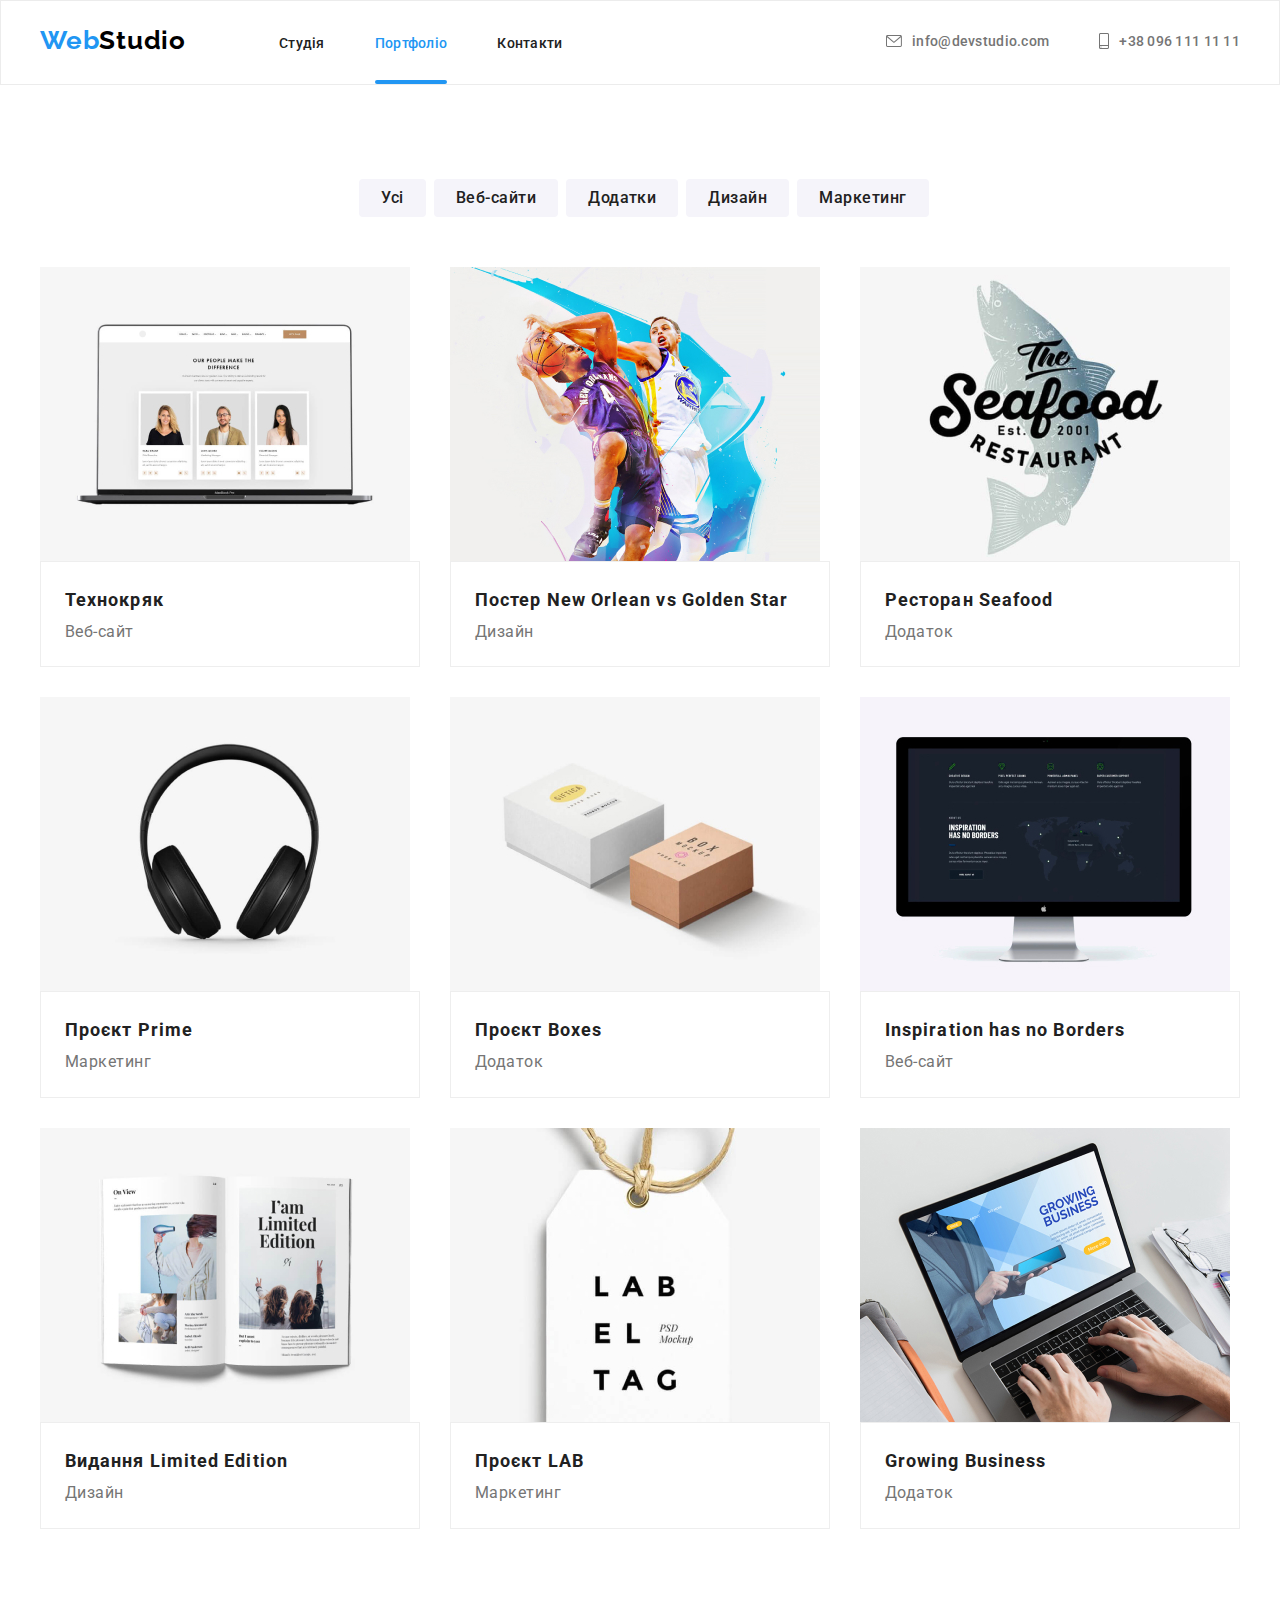
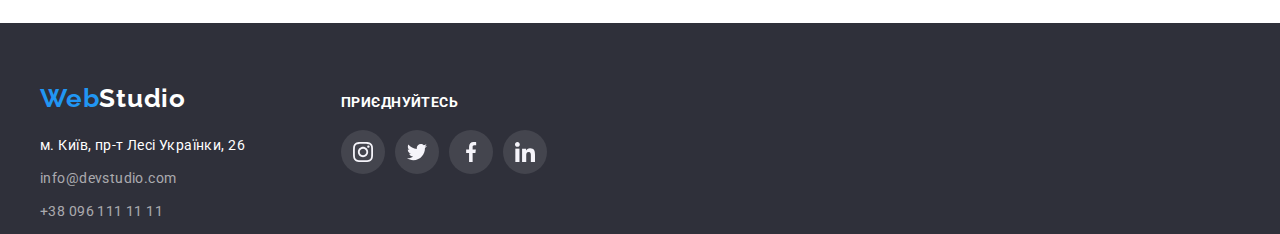
<file: portfolio.html>
<!DOCTYPE html>
<html lang="ua">
<head>
    <meta charset="UTF-8">
    <meta http-equiv="X-UA-Compatible" content="IE=edge">
    <meta name="viewport" content="width=device-width, initial-scale=1.0">
    <title>Портфоліо</title>
    <link rel="stylesheet" href="https://cdnjs.cloudflare.com/ajax/libs/modern-normalize/1.1.0/modern-normalize.min.css"
        integrity="sha512-wpPYUAdjBVSE4KJnH1VR1HeZfpl1ub8YT/NKx4PuQ5NmX2tKuGu6U/JRp5y+Y8XG2tV+wKQpNHVUX03MfMFn9Q=="
        crossorigin="anonymous" referrerpolicy="no-referrer" />

    <link rel="preconnect" href="https://fonts.googleapis.com">
    <link rel="preconnect" href="https://fonts.gstatic.com" crossorigin>
    <link href="https://fonts.googleapis.com/css2?family=Raleway:wght@700&family=Roboto:wght@400;500;700;900&display=swap"
        rel="stylesheet">
    <link rel="stylesheet" href="./css/styles.css">

</head>
<body>

    <!--  Шапка-->
    <header class="header">
        <div class="container header-nav">
            <nav class="navigation">
                <a href="./index.html" class="logo">Web<span>Studio</span>
                </a>
    
                <ul class="site-nav">
                    <li class="item"><a href="./index.html" class="link">Студія</a></li>
                    <li class="item nav-current"><a href="./portfolio.html" class="link current">Портфоліо</a></li>
                    <li class="item"><a href="" class="link">Контакти</a></li>
                </ul>
            </nav>
    
            <ul class="auth-nav">
                <li class="header-item">
                    <a href="mailto:info@devstudio.com" class="header-link">
                        <svg class="icon-mail" width="16" height="12">
                            <use href="./images/symbol-defs.svg#icon-mail"></use>
                        </svg>
                        info@devstudio.com</a>
                </li>
            
                <li class="header-item">
                    <a href="tel:+80961111111" class="header-link">
                        <svg class="icon-tel" width="10" height="16">
                            <use href="./images/symbol-defs.svg#icon-tel"></use>
                        </svg>
                        +38 096 111 11 11</a>
                </li>
            </ul>
        </div>
    </header>

    <!-- Унікальна інформація -->
    <main>

        <!-- Фільтр -->
        <!-- Портфоліо -->
        <section class="portfolio">
            <div class="container">
                <h1 class="visually-hidden">Портфоліо</h1>
                <ul class="portfolio-filter">
                    <li> <button type="button" class="btn">Усі</button></li>
                    <li> <button type="button" class="btn">Веб-сайти</button></li>
                    <li> <button type="button" class="btn">Додатки</button></li>
                    <li> <button type="button" class="btn">Дизайн</button></li>
                    <li> <button type="button" class="btn">Маркетинг</button></li>
                </ul>
                
                <ul class="portfolio-list">
                    <li class="portfolio-item">
                        <div class="overlay-box">
                            <img src="./images/технокряк.jpg" alt="Технокряк" width="370" height="294">
                            <p class="overlay-text">Ресурс пропонує комплексні пропозиції з різним рівнем функціоналу та сервісів. Все це дозволить відвідувачу отримати
                            вичерпні відомості про компанію чи приватну особу.</p>
                        </div>
                        <div class="portfolio-box">
                            <h2 class="portfolio-title">Технокряк</h2>
                            <p class="portfolio-text">Веб-сайт</p>
                        </div>
                    </li>
                    <li class="portfolio-item">
                        <div class="overlay-box">
                            <img src="./images/Постер New Orlean vs Golden Star.jpg" alt="Постер New Orlean vs Golden Star" width="370"
                                height="294">
                            <p class="overlay-text">Ресурс пропонує комплексні пропозиції з різним рівнем функціоналу та сервісів. Все це дозволить
                                відвідувачу отримати
                                вичерпні відомості про компанію чи приватну особу.</p>
                        </div>
                        <div class="portfolio-box">
                            <h2 class="portfolio-title">Постер New Orlean vs Golden Star</h2>
                            <p class="portfolio-text">Дизайн</p>
                        </div>
                    </li>
                    <li class="portfolio-item">
                        <div class="overlay-box">
                            <img src="./images/ресторан.jpg" alt="Ресторан Seafood" width="370" height="294">
                            <p class="overlay-text">Ресурс пропонує комплексні пропозиції з різним рівнем функціоналу та сервісів. Все це дозволить
                                відвідувачу отримати
                                вичерпні відомості про компанію чи приватну особу.</p>
                        </div>
                        <div class="portfolio-box">
                            <h2 class="portfolio-title">Ресторан Seafood</h2>
                            <p class="portfolio-text">Додаток</p>
                        </div>
                    </li>
                    <li class="portfolio-item">
                        <div class="overlay-box">
                            <img src="./images/проєкт.jpg" alt="Проєкт Prime" width="370" height="294">
                            <p class="overlay-text">Ресурс пропонує комплексні пропозиції з різним рівнем функціоналу та сервісів. Все це дозволить
                                відвідувачу отримати
                                вичерпні відомості про компанію чи приватну особу.</p>
                        </div>
                        <div class="portfolio-box">
                            <h2 class="portfolio-title">Проєкт Prime</h2>
                            <p class="portfolio-text">Маркетинг</p>
                        </div>
                    </li>
                    <li class="portfolio-item">
                        <div class="overlay-box">
                            <img src="./images/проєкт Boxes.jpg" alt="Проєкт Boxes" width="370" height="294">
                            <p class="overlay-text">Ресурс пропонує комплексні пропозиції з різним рівнем функціоналу та сервісів. Все це дозволить
                                відвідувачу отримати
                                вичерпні відомості про компанію чи приватну особу.</p>
                        </div>
                        <div class="portfolio-box">
                            <h2 class="portfolio-title">Проєкт Boxes</h2>
                            <p class="portfolio-text">Додаток</p>
                        </div>
                    </li>
                    <li class="portfolio-item">
                        <div class="overlay-box">
                            <img src="./images/Inspiration has no Borders.jpg" alt="Inspiration has no Borders" width="370" height="294">
                            <p class="overlay-text">Ресурс пропонує комплексні пропозиції з різним рівнем функціоналу та сервісів. Все це дозволить
                                відвідувачу отримати
                                вичерпні відомості про компанію чи приватну особу.</p>
                        </div>
                        <div class="portfolio-box">
                            <h2 class="portfolio-title">Inspiration has no Borders</h2>
                            <p class="portfolio-text">Веб-сайт</p>
                        </div>
                    </li>
                    <li class="portfolio-item">
                        <div class="overlay-box">
                            <img src="./images/Видання Limited Edition.jpg" alt="Видання Limited Edition" width="370" height="294">
                            <p class="overlay-text">Ресурс пропонує комплексні пропозиції з різним рівнем функціоналу та сервісів. Все це дозволить
                                відвідувачу отримати
                                вичерпні відомості про компанію чи приватну особу.</p>
                        </div>
                        <div class="portfolio-box">
                            <h2 class="portfolio-title">Видання Limited Edition</h2>
                            <p class="portfolio-text">Дизайн</p>
                        </div>
                    </li>
                    <li class="portfolio-item">
                        <div class="overlay-box">
                            <img src="./images/Проєкт LAB.jpg" alt="Проєкт LAB" width="370" height="294">
                            <p class="overlay-text">Ресурс пропонує комплексні пропозиції з різним рівнем функціоналу та сервісів. Все це дозволить
                                відвідувачу отримати
                                вичерпні відомості про компанію чи приватну особу.</p>
                        </div>
                        <div class="portfolio-box">
                            <h2 class="portfolio-title">Проєкт LAB</h2>
                            <p class="portfolio-text">Маркетинг</p>
                        </div>
                    </li>
                    <li class="portfolio-item">
                        <div class="overlay-box">
                            <img src="./images/Growing Business.jpg" alt="Growing Business" width="370" height="294">
                            <p class="overlay-text">Ресурс пропонує комплексні пропозиції з різним рівнем функціоналу та сервісів. Все це дозволить
                                відвідувачу отримати
                                вичерпні відомості про компанію чи приватну особу.</p>
                        </div>
                        <div class="portfolio-box">
                            <h2 class="portfolio-title">Growing Business</h2>
                            <p class="portfolio-text">Додаток</p>
                        </div>
                    </li>
                </ul>
            </div>
        </section>
    </main>

    <!-- Підвал -->
    <footer class="footer">
        <div class="container footer-block">
            <address class="address">
                <a href="./index.html" class="logo-footer">Web<span class="img-logo-footer">Studio</span>
                </a>
                <p class="footer-address">м. Київ, пр-т Лесі Українки, 26</p>
                <a href="mailto:info@devstudio.com" class="footer-mail">info@devstudio.com</a><br>
                <a href="tel:+80961111111" class="footer-tel">+38 096 111 11 11</a>
            </address>
    
            <div>
                <h3 class="title-icon">ПРИЄДНУЙТЕСЬ</h3>
                <ul class="socials">
                    <li class="items-icon"> <a class="link-social" href="">
                            <svg class="footer-icon" width="20" height="20">
                                <use href="./images/symbol-defs2.svg#icon-instagram"></use>
                            </svg>
                        </a></li>
                    <li class="items-icon"> <a class="link-social" href="">
                            <svg class="footer-icon" width="20" height="20">
                                <use href="./images/symbol-defs2.svg#icon-twitter"></use>
                            </svg>
                        </a></li>
                    <li class="items-icon"> <a class="link-social" href="">
                            <svg class="footer-icon" width="20" height="20">
                                <use href="./images/symbol-defs2.svg#icon-facebook"></use>
                            </svg>
                        </a></li>
                    <li class="items-icon"> <a class="link-social" href="">
                            <svg class="footer-icon" width="20" height="20">
                                <use href="./images/symbol-defs2.svg#icon-linkedin"></use>
                            </svg>
                        </a></li>
                </ul>
            </div>
        </div>
    </footer>
    
</body>
</html>
</file>
<file: css/styles.css>
/* 
   колір основного тексту #212121
   другорядний колір тесту #757575
   білий колір #FFFFFF
   колір акценту #2196F3
   колір посилання футер rgba(255, 255, 255, 0.6);

   основний фон #FFFFFF
   фон героя і футера #2F303A
    
*/

:root {
    --primary-text-color: #212121;
    --secondary-text-color: #757575;
    --white-color: #FFFFFF;
    --footer-link-color: rgba(255, 255, 255, 0.6);
    --accent-color: #2196F3;
    --logo-studio-color: #000000;
    
    --background-hero: rgba(47, 48, 58, 1);
    --background-filter-btn: #F5F4FA;
    --background-secondary-section: #F5F4FA;
 
}

.visually-hidden {
    position: absolute;
    white-space: nowrap;
    width: 1px;
    height: 1px;
    overflow: hidden;
    border: 0;
    padding: 0;
    clip: rect(0 0 0 0);
    clip-path: inset(50%);
    margin: -1px;
}

body {
    margin: 0;
    color: var(--primary-text-color);
    background-color: var(--white-color);

    font-family: Roboto, sans-serif;
}

p,
h1,
h2,
h3,
h4,
h5,
h6 {
    margin: 0;
}

a {
    text-decoration: none;
}

ul {
    padding: 0;
    margin: 0;
    list-style: none;
}

img{
    display: block;
    max-width: 100%;
    height: auto;
}

.container{
    width: 1200px;
    margin-left: auto;
    margin-right: auto;
    padding-left: 15px;
    padding-right: 15px;
    /* border: 2px solid tomato; */
}


/* logo footer, header*/
.header{
    border: 1px solid #ECECEC;
}

.logo {
    color: var(--accent-color);
    margin-right: 93px;
    padding-top: 24px;
    padding-bottom: 25px;

    font-family: Raleway;
    font-style: 400;
    font-weight: 700;
    font-size: 26px;
    line-height: 1.2;
    letter-spacing: 0.03em;
}

.header span{
    color: var(--logo-studio-color);
}

.logo-footer {
    font-family: 'Raleway';
    font-weight: 700;
    font-size: 26px;
    line-height: 1.19;
    letter-spacing: 0.03em;
    color: var(--accent-color);
    text-decoration: none;
    display: inline-block;
    margin-bottom: 20px;
}

.img-logo-footer {
    font-family: 'Raleway';
    font-weight: 700;
    font-size: 26px;
    line-height: 1.19;
    letter-spacing: 0.03em;
    color: #2196F3;
    text-decoration: none;
}

.footer span{
    color: var(--white-color);
}

/* Навігація хедер */
.header-nav{
    display: flex;
}

.navigation{
    display: flex;
}

.site-nav{
    display: flex;
    padding-top: 32px;
    padding-bottom: 32px;
}

.site-nav .item+.item{
    margin-left: 50px;
}

.auth-nav{
    display: flex;
    margin-left: auto;
    padding-top: 32px;
    padding-bottom: 32px;
}

.icon-mail,
.icon-tel {
    margin-right: 10px;
    cursor: pointer;
    fill: currentColor;
}


.header-item+.header-item {
    margin-left: 50px;
}

.site-nav .link{
    color: var(--primary-text-color);

    font-family: Roboto;
    font-style: 400;
    font-weight: 500;
    font-size: 14px;
    line-height: 1.14;
    letter-spacing: 0.02em;

    transition-property: color;
    transition-duration: 250ms;
    transition-timing-function: cubic-bezier(0.4, 0, 0.2, 1);
}
.site-nav .link.current{
    color: var(--accent-color);
}

.site-nav .link:hover,
.site-nav .link:focus {
    color: var(--accent-color);
}

.link.current::after {
    position: absolute;
    content: "";
    display: block;
    width: 100%;
    height: 4px;
    background-color: var(--accent-color);
    border-radius: 2px;
    left: 0;
    bottom: -32px;
}

.nav-current{
    position: relative;
}

.header-link{
    color: var(--secondary-text-color);

    font-family: Roboto;
    font-weight: 500;
    font-size: 14px;
    letter-spacing: 0.02em;
    align-items: center;
    display: flex;

    transition-property: fill, color;
    transition-duration: 250ms;
    transition-timing-function: cubic-bezier(0.4, 0, 0.2, 1);
}


.header-link:hover,
.header-link:focus {
    color: var(--accent-color);
    fill: var(--accent-color);
}

/* Герой */
.hero {
    background-color: var(--background-hero);
    background-image: linear-gradient(rgba(47, 48, 58, 0.4),
            rgba(47, 48, 58, 0.4)),
    url(../images/Imghero.jpg);

    padding-top: 200px;
    padding-bottom: 200px;
    margin: 0 auto;
    text-align: center;
    background-repeat: no-repeat;
    background-position: center;
    background-size: cover;
}

.hero h1{
    color: var(--white-color);
    width: 696px;
    margin: 0 auto;

    font-family: Roboto;
    font-style: 400;
    font-weight: 900;
    font-size: 44px;
    line-height: 1.3;
    text-align: center;
    letter-spacing: 0.06em;

    margin-bottom: 30px;
    margin-top: 0;
}

.btn-hero{
    color: var(--white-color);
    background-color: var(--accent-color);

    font-family: Roboto;
    font-style: 400;
    font-weight: 700;
    font-size: 16px;
    line-height: 1.8;
    align-items: center;
    text-align: center;
    letter-spacing: 0.06em;
    text-decoration: none;

    padding-top: 10px;
    padding-bottom: 10px;
    padding-left: 32px;
    padding-right: 32px;
    margin: auto;
    border-radius: 4px;
    border: 4px solid var(--accent-color);
    }


/* Наші особливості */
.feature{
    padding-top: 94px;
    padding-bottom: 94px;
}
.feature-title{
    color: var(--primary-text-color);

    font-family: Roboto, sans-serif;
    font-style: 400;
    font-weight: 700;
    font-size: 14px;
    line-height: 1.14;
    letter-spacing: 0.03em;
    text-transform: uppercase;

    margin-bottom: 10px;
}

.feature-list{
    display: flex;
}

.feature-box{
    display: flex;
    align-items: center;
    justify-content: center;
    margin-bottom: 30px;
    width: 270px;
    height: 120px;
    background: rgba(245, 244, 250, 1);
    border-radius: 4px;
}

.feature-list li{
    width: 270px;
    height: auto;
    margin-right: 30px;
}

.feature-text{
    color: var(--secondary-text-color);

    font-family: Roboto;
    font-style: 400;
    font-weight: 400;
    font-size: 14px;
    line-height: 1.7;
    letter-spacing: 0.03em;
}

/* Чим ми займаємося (work)*/
.work{
    padding-bottom: 94px;
}
.work .work-title{
    color: var(--primary-text-color);

    font-family: Roboto;
    font-style: 400;
    font-weight: 700;
    font-size: 36px;
    line-height: 1.16;
    text-align: center;
    letter-spacing: 0.03em;

    margin-bottom: 50px;
}

.work-list{
    display: flex;
}

.work-img+.work-img{
    margin-left: 30px;
}

/* Наша команда */
.team{
    background-color: var(--background-secondary-section);
    padding-top: 94px;
    padding-bottom: 94px;
}

.team-list{
    display: flex;
}

.team .team-title{
    color: var(--primary-text-color);

    font-family: Roboto;
    font-style: 400;
    font-weight: 700;
    font-size: 36px;
    line-height: 1.16;
    text-align: center;
    letter-spacing: 0.03em;

    margin-bottom: 50px;
}

.team-card{
    margin-right: 30px;
    box-shadow: 0px 1px 3px rgba(0, 0, 0, 0.12), 0px 1px 1px rgba(0, 0, 0, 0.14), 0px 2px 1px rgba(0, 0, 0, 0.2);
    border-radius: 0px 0px 4px 4px;
}

.social-link{
    width: 20px;
    height: 20px;
    fill: #AFB1B8;

    transition-property: fill, background-color;
    transition-duration: 250ms;
    transition-timing-function: cubic-bezier(0.4, 0, 0.2, 1);
}

.link-area:hover .social-link,
.link-area:focus .social-link {
    background-color: var(--accent-color);
    fill: #FFFFFF;
}


.link-area {
    display: flex;
    align-items: center;
    justify-content: center;
    width: 44px;
    height: 44px;
    border-radius: 50%;

    transition-property: fill, background-color;
    transition-duration: 250ms;
    transition-timing-function: cubic-bezier(0.4, 0, 0.2, 1);
}

.link-area:hover,
.link-area:focus {
    background-color: var(--accent-color);
    fill: #FFFFFF;
}


.team-box{
    padding-top: 30px;
    padding-bottom: 30px;
    text-align: center;
    border-radius: 0px 0px 4px 4px;
    background: #FFFFFF;
    width: 270px;
    height: 168px;
}

.team .team-name{
    color: var(--primary-text-color);

    font-family: Roboto;
    font-style: 400;
    font-weight: 500;
    font-size: 16px;
    line-height: 1.18;
    letter-spacing: 0.03em;

    margin-bottom: 10px;
}
.team .team-text{
    color: var(--secondary-text-color);

    font-family: Roboto;
    font-style: 400;
    font-weight: 400;
    font-size: 16px;
    line-height: 1.18;
    letter-spacing: 0.03em;
}

.social-list{
    display: flex;
    justify-content: space-between;
    padding-right: 32px;
    padding-left: 32px;
    margin-top: 16px;
}
/* Постійні клієнти */

.company {
    display: flex;
    align-items: center;
    justify-content: center;
}

.section-client {
    text-align: center;
    padding-bottom: 94px;
    padding-top: 94px;
}

.card{
    margin-right: 30px;
}

.client-icons{
  display: flex;
  justify-content: center;
  align-items: center;
  border: 1px solid rgba(175, 177, 184, 1);
  border-radius: 4px;
  width: 170px;
  height: 92px;

transition-property: border-color;
transition-duration: 250ms;
transition-timing-function: cubic-bezier(0.4, 0, 0.2, 1);
}

.client-icons:hover {
    border-color: var(--accent-color);
}

.client-icon{
    fill: #afb1b8;

    transition-property: fill;
    transition-duration: 250ms;
    transition-timing-function: cubic-bezier(0.4, 0, 0.2, 1);
}

.client-icons:hover .client-icon {
    fill: var(--accent-color);
}


.team-title {
    color: var(--primary-text-color);
    font-family: 'Roboto';
    font-weight: 700;
    font-size: 36px;
    line-height: 1.16;
    text-align: center;
    letter-spacing: 0.03em;
    margin-bottom: 50px;
}
 
/* Футер */
.address{
    font-style: normal;
    width: 231px;
    height: 81px;
    margin-right: 70px;
}


.footer{
    background-color: var(--background-hero);
    padding-top: 60px;
    padding-bottom: 60px;
}

.footer-block{
    display: flex;
    align-items: baseline;
}


.footer-address{
    color: var(--white-color);
    
    font-family: Roboto;
    font-weight: 400;
    font-size: 14px;
    line-height: 1.71;
    letter-spacing: 0.03em;

    margin-bottom: 9px;
}

.footer-mail,
.footer-tel{
    color: var(--footer-link-color);

    display: inline-block;
    font-family: Roboto;
    font-weight: 400;
    font-size: 14px;
    line-height: 1.71;
    letter-spacing: 0.03em;
}
.footer-mail {
    margin-bottom: 9px;
}

.title-icon{
    font-family: 'Roboto';
    font-style: normal;
    font-weight: 700;
    font-size: 14px;
    line-height: 16px;
    letter-spacing: 0.03em;
    text-transform: uppercase;
    margin-bottom: 20px;
    
    color: #FFFFFF;
}

.socials{
    display: flex;
    list-style: none;
}

.items-icon{
    margin-right: 10px;
}

.link-social{
    display: flex;
    justify-content: center;
    align-items: center;
    width: 44px;
    height: 44px;
    background: rgba(255, 255, 255, 0.1);
    border-radius: 50%;

    transition: background-color 250ms cubic-bezier(0.4, 0, 0.2, 1);
}

.link-social:hover,
.link-social:focus{
    background-color: var(--accent-color);
}

.footer-icon{
    fill: #F5F4FA;
}


/* Портфоліо (фільтр кнопки) */
.portfolio{
    padding-top: 94px;
    padding-bottom: 94px;
}

.portfolio-filter{
    display: flex;
    justify-content: center;
    margin-bottom: 50px;
}

.btn{
    font-family: 'Roboto';
    font-style: normal;
    font-weight: 500;
    font-size: 16px;
    line-height: 1.6;
    text-align: center;
    letter-spacing: 0.03em;
    color: var(--primary-text-color);
    background-color: var(--background-filter-btn);
    border-radius: 4px;
    border: none;
    cursor: pointer;

    padding: 6px 22px;

    transition: background-color 250ms cubic-bezier(0.4, 0, 0.2, 1), 
                color 250ms cubic-bezier(0.4, 0, 0.2, 1);
}
                

.btn:hover,
.btn:focus{
    color: var(--white-color);
    background-color: var(--accent-color);
}

.portfolio-filter li {
    margin-left: 8px;
}

.portfolio-list{
    display: flex;
    flex-wrap: wrap;
    margin-left: -30px;
    margin-bottom: -30px
}

.portfolio-item{
    flex-basis: calc(100% / 3 - 30px);
    margin-left: 30px;
    margin-bottom: 30px;

    transition-property: box-shadow;
    transition-duration: 250ms;
    transition-timing-function: cubic-bezier(0.4, 0, 0.2, 1);
}

.portfolio-item:hover,
.portfolio-item:focus {
    box-shadow: 0px 1px 1px rgba(0, 0, 0, 0.12), 
    0px 4px 4px rgba(0, 0, 0, 0.06),
    1px 4px 6px rgba(0, 0, 0, 0.16);
}

.portfolio-box{
    padding: 20px 24px;
    border: 1px solid #EEEEEE;
}

.portfolio-title{
    color: var(--primary-text-color);

    font-family: Roboto;
    font-style: 400;
    font-weight: 700;
    font-size: 18px;
    line-height: 2;
    letter-spacing: 0.06em;
}

.portfolio-text{
    color: var(--secondary-text-color);

    font-family: Roboto;
    font-style: 400;
    font-weight: 400;
    font-size: 16px;
    line-height: 1.8;
    letter-spacing: 0.03em;
}

/* overlay portfolio */

.overlay-box{
    overflow: hidden;
    position: relative;
}


.overlay-text{
    position: absolute;
    bottom: 0;
    padding: 63px 24px;
    width: 100%;
    height: 100%;
    font-size: 18px;
    line-height: 1.56;
    letter-spacing: 0.03em;
    color: var(--white-color);
    background-color: var(--accent-color);
        
    transform: translateY(101%);
    transition: transform 250ms cubic-bezier(0.4, 0, 0.2, 1);
    font-family: 'Roboto';
    font-style: normal;
    font-weight: 400;
}

.portfolio-item:hover .overlay-text{
    transform: translateY(0);
}

/* Модалка */

.backdrop{
    position: fixed;
    top: 0;
    left: 0;
    width: 100%;
    height: 100%;
    background-color: rgba(0, 0, 0, 0.2);;

    opacity: 1;
    transition: opacity 250ms, visibility 250ms;
}

.backdrop.is-hidden{
    opacity: 0;
    pointer-events: none;
}

.modal{
    position: absolute;
    top: 50%;
    left: 50%;
    transform: translate(-50%, -50%);

    width: 528px;
    height: 581px;
    background-color: #FFFFFF;
    box-shadow: 0px 1px 3px rgba(0, 0, 0, 0.12), 0px 1px 1px rgba(0, 0, 0, 0.14), 0px 2px 1px rgba(0, 0, 0, 0.2);
    border-radius: 4px;

    transform: translate(-50%, -50%) rotate(0) scale(1);
    transition: transform 250ms;
}

.button-modal{
    position: absolute;
        top: 8px;
        right: 8px;
    
        display: flex;
        justify-content: center;
        align-items: center;
    
        width: 30px;
        height: 30px;
    
        border-radius: 50%;
        background: #FFFFFF;
        border: 1px solid rgba(0, 0, 0, 0.1);
    
        cursor: pointer;
}
</file>
